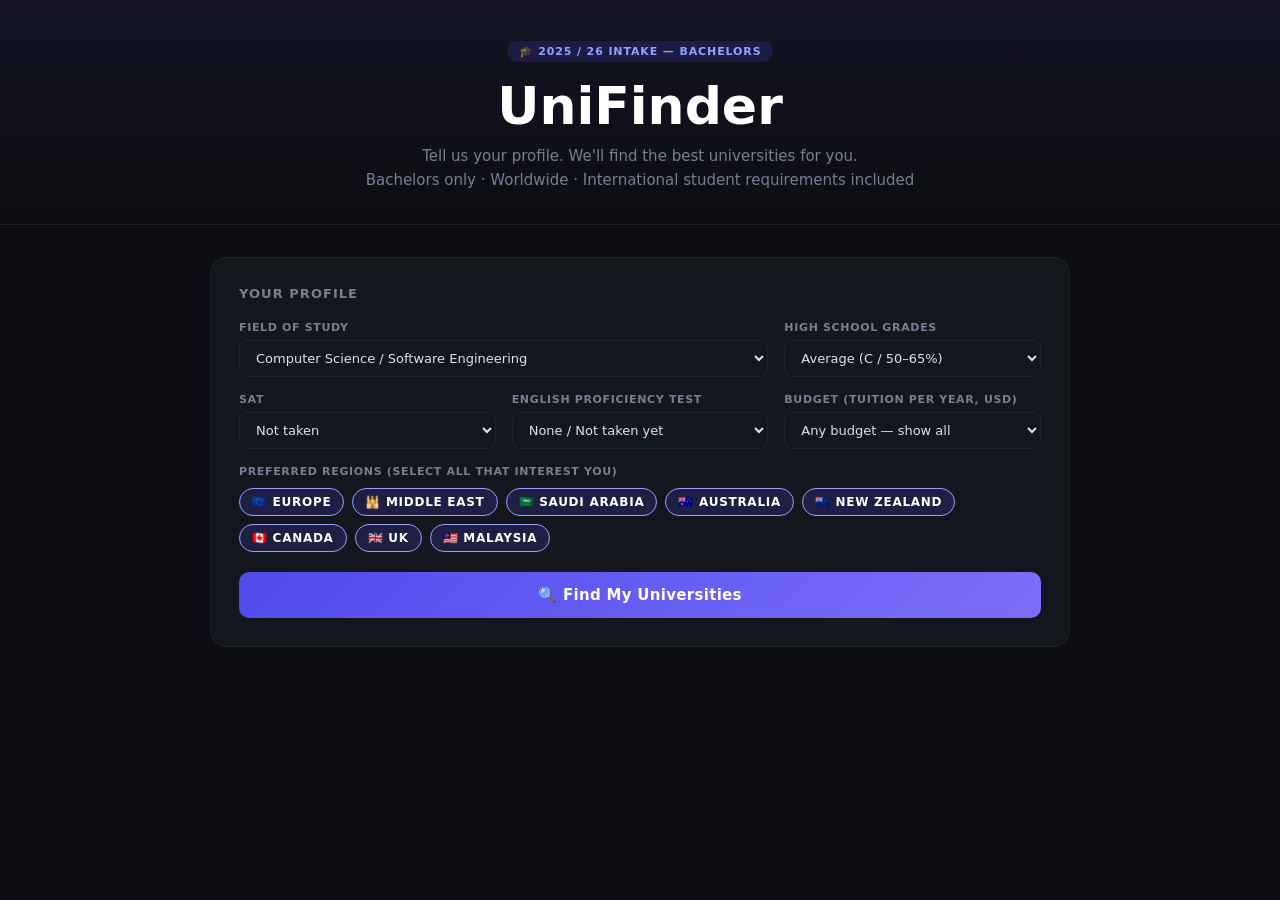
<file: index.html>
<!DOCTYPE html>
<html lang="en">
<head>
<meta charset="UTF-8"/>
<meta name="viewport" content="width=device-width, initial-scale=1.0"/>
<title>UniFinder — Find Your University</title>
<style>
*{margin:0;padding:0;box-sizing:border-box}
:root{
  --bg:#0d0e12;--card:#14161d;--border:#1e2130;--border2:#2a2d3e;
  --text:#dbe2ec;--muted:#757f93;--accent:#94a2fb;--accent-dim:rgba(80,74,237,.18);
  --green:#31cd87;--green-dim:rgba(27,174,110,.12);
  --yellow:#f9b31d;--yellow-dim:rgba(240,141,14,.12);
  --red:#f97070;--red-dim:rgba(237,74,74,.12);
  --purple:#c494fb;--purple-dim:rgba(160,74,237,.12);
}
body{background:var(--bg);color:var(--text);font-family:'Segoe UI',system-ui,sans-serif;min-height:100vh}
a{color:var(--accent);text-decoration:none}a:hover{text-decoration:underline}
input,select{background:var(--card);border:1px solid var(--border);color:var(--text);border-radius:8px;padding:9px 12px;font-size:13px;width:100%;outline:none;font-family:inherit;transition:.15s}
input:focus,select:focus{border-color:var(--accent)}
select option{background:#1a1d2e}
button{font-family:inherit;cursor:pointer;border:none;transition:.15s}
.hidden{display:none!important}

/* ── HEADER ── */
.header{background:linear-gradient(180deg,rgba(80,74,237,.08) 0%,transparent 100%);border-bottom:1px solid var(--border);padding:40px 20px 32px;text-align:center}
.badge{display:inline-block;background:var(--accent-dim);color:var(--accent);font-size:11px;font-weight:700;letter-spacing:.08em;padding:4px 12px;border-radius:20px;margin-bottom:14px}
.header h1{font-size:clamp(28px,5vw,52px);font-weight:800;color:#fff;margin-bottom:8px}
.header p{color:var(--muted);font-size:15px;line-height:1.6}

/* ── FORM ── */
.form-wrap{max-width:900px;margin:32px auto;padding:0 20px}
.form-card{background:var(--card);border:1px solid var(--border);border-radius:16px;padding:28px}
.form-title{font-size:13px;font-weight:700;letter-spacing:.08em;color:var(--muted);text-transform:uppercase;margin-bottom:20px}
.form-grid{display:grid;grid-template-columns:repeat(auto-fill,minmax(220px,1fr));gap:16px}
.form-group{display:flex;flex-direction:column;gap:6px}
.form-group label{font-size:11px;font-weight:700;color:var(--muted);letter-spacing:.06em;text-transform:uppercase}
.form-row{display:flex;gap:8px}
.form-row input,.form-row select{flex:1}
.eng-score{display:flex;gap:8px;align-items:center}
.eng-score input{width:100px;flex:none}
.eng-score span{font-size:12px;color:var(--muted)}

.checkbox-group{display:flex;flex-wrap:wrap;gap:8px;margin-top:4px}
.chip-check{position:relative}
.chip-check input{position:absolute;opacity:0;width:0;height:0}
.chip-check label{display:flex;align-items:center;gap:5px;padding:6px 12px;border-radius:20px;border:1px solid var(--border);font-size:12px;font-weight:600;cursor:pointer;transition:.15s;color:var(--muted)}
.chip-check input:checked+label{background:var(--accent-dim);border-color:var(--accent);color:#fff}

.find-btn{width:100%;margin-top:20px;background:linear-gradient(135deg,#504aed,#7c6ffa);color:#fff;font-size:15px;font-weight:700;padding:14px;border-radius:10px;letter-spacing:.02em}
.find-btn:hover{opacity:.9;transform:translateY(-1px)}

/* ── RESULTS ── */
.results-wrap{max-width:900px;margin:0 auto 60px;padding:0 20px}
.results-header{display:flex;justify-content:space-between;align-items:center;margin-bottom:16px;flex-wrap:wrap;gap:10px}
.results-count{font-size:14px;color:var(--muted)}
.results-count strong{color:var(--text)}
.sort-row{display:flex;gap:8px;align-items:center}
.sort-row label{font-size:12px;color:var(--muted)}
.sort-row select{width:auto;font-size:12px;padding:6px 10px}

.filter-bar{display:flex;gap:6px;flex-wrap:wrap;margin-bottom:20px}
.filt-btn{background:var(--card);border:1px solid var(--border);color:var(--muted);border-radius:8px;padding:7px 14px;font-size:12px;font-weight:600}
.filt-btn:hover{border-color:var(--accent);color:var(--accent)}
.filt-btn.active{background:var(--accent-dim);border-color:var(--accent);color:#fff}

/* ── UNI CARD ── */
.uni-card{background:var(--card);border:1px solid var(--border);border-radius:14px;margin-bottom:12px;overflow:hidden;transition:.15s}
.uni-card:hover{border-color:var(--border2)}
.card-top{padding:18px 20px 14px;display:flex;justify-content:space-between;align-items:flex-start;gap:12px;flex-wrap:wrap}
.card-left{}
.uni-flag-name{display:flex;align-items:center;gap:8px;margin-bottom:4px}
.uni-flag{font-size:20px}
.uni-name{font-size:17px;font-weight:700;color:#fff}
.uni-name a{color:#fff}
.uni-name a:hover{color:var(--accent);text-decoration:none}
.uni-loc{font-size:12px;color:var(--muted);margin-bottom:8px}
.match-bar{display:flex;align-items:center;gap:8px}
.match-label{font-size:11px;color:var(--muted)}
.match-pill{font-size:11px;font-weight:700;padding:3px 9px;border-radius:20px}
.match-high{background:var(--green-dim);color:var(--green)}
.match-mid{background:var(--yellow-dim);color:var(--yellow)}
.match-low{background:var(--red-dim);color:var(--red)}

.card-right{text-align:right;min-width:120px}
.tuition-val{font-size:15px;font-weight:700;color:var(--accent);margin-bottom:2px}
.tuition-note{font-size:11px;color:var(--muted);margin-bottom:6px}
.acceptance{font-size:12px;color:var(--muted)}
.acceptance strong{color:var(--text)}

.card-meta{padding:0 20px 14px;display:flex;gap:6px;flex-wrap:wrap}
.meta-chip{font-size:11px;font-weight:600;padding:4px 10px;border-radius:6px}
.mc-green{background:var(--green-dim);color:var(--green)}
.mc-yellow{background:var(--yellow-dim);color:var(--yellow)}
.mc-red{background:var(--red-dim);color:var(--red)}
.mc-blue{background:var(--accent-dim);color:var(--accent)}
.mc-gray{background:rgba(117,127,147,.1);color:var(--muted)}
.mc-purple{background:var(--purple-dim);color:var(--purple)}

.card-reqs{padding:0 20px 14px;display:grid;grid-template-columns:repeat(auto-fill,minmax(180px,1fr));gap:8px}
.req-row{display:flex;align-items:flex-start;gap:7px;font-size:12px}
.req-icon{font-size:13px;margin-top:1px;flex-shrink:0}
.req-content{}
.req-title{font-weight:700;color:var(--text);margin-bottom:1px}
.req-val{color:var(--muted);line-height:1.4}

.card-expand-btn{width:100%;background:none;border-top:1px solid var(--border);padding:10px;font-size:12px;color:var(--muted);font-weight:600;letter-spacing:.04em}
.card-expand-btn:hover{background:rgba(255,255,255,.02);color:var(--text)}

.card-detail{padding:16px 20px;border-top:1px solid var(--border);background:rgba(0,0,0,.2)}
.detail-grid{display:grid;grid-template-columns:repeat(auto-fill,minmax(200px,1fr));gap:16px;margin-bottom:14px}
.detail-item .dl{font-size:10px;font-weight:700;letter-spacing:.08em;text-transform:uppercase;color:var(--muted);margin-bottom:3px}
.detail-item .dv{font-size:13px;color:var(--text);line-height:1.5}
.detail-note{font-size:12px;color:var(--muted);line-height:1.7;margin-bottom:14px;padding:12px;background:rgba(255,255,255,.02);border-radius:8px;border:1px solid var(--border)}
.card-links{display:flex;gap:8px;flex-wrap:wrap}
.link-btn{display:inline-flex;align-items:center;gap:6px;padding:8px 14px;border-radius:8px;font-size:12px;font-weight:700;border:1px solid}
.link-primary{background:var(--accent-dim);border-color:var(--accent);color:var(--accent)}
.link-primary:hover{background:rgba(80,74,237,.3);text-decoration:none}
.link-secondary{background:transparent;border-color:var(--border2);color:var(--muted)}
.link-secondary:hover{border-color:var(--accent);color:var(--accent);text-decoration:none}

.no-results{text-align:center;padding:60px 20px;color:var(--muted)}
.no-results .icon{font-size:48px;margin-bottom:16px}
.no-results h3{font-size:18px;color:var(--text);margin-bottom:8px}

/* ── MISC ── */
.section-divider{font-size:11px;font-weight:700;letter-spacing:.1em;text-transform:uppercase;color:var(--muted);margin:20px 0 10px;padding:0 2px;display:flex;align-items:center;gap:10px}
.section-divider::after{content:'';flex:1;height:1px;background:var(--border)}
</style>
</head>
<body>

<div class="header">
  <div class="badge">🎓 2025 / 26 INTAKE — BACHELORS</div>
  <h1>UniFinder</h1>
  <p>Tell us your profile. We'll find the best universities for you.<br>Bachelors only · Worldwide · International student requirements included</p>
</div>

<div class="form-wrap">
  <div class="form-card">
    <div class="form-title">Your Profile</div>
    <div class="form-grid">

      <div class="form-group" style="grid-column:span 2">
        <label>Field of Study</label>
        <select id="f-field">
          <option value="cs">Computer Science / Software Engineering</option>
          <option value="engineering">Engineering (Civil / Electrical / Mechanical)</option>
          <option value="business">Business / Management / Finance</option>
          <option value="medicine">Medicine / Pharmacy</option>
          <option value="architecture">Architecture / Design</option>
          <option value="law">Law</option>
          <option value="any">Open to Anything</option>
        </select>
      </div>

      <div class="form-group">
        <label>High School Grades</label>
        <select id="f-grades">
          <option value="excellent">Excellent (A / A+ / 80%+)</option>
          <option value="good">Good (B / 65–80%)</option>
          <option value="average" selected>Average (C / 50–65%)</option>
          <option value="below">Below Average (&lt;50%)</option>
        </select>
      </div>

      <div class="form-group">
        <label>SAT</label>
        <select id="f-sat">
          <option value="none" selected>Not taken</option>
          <option value="below1200">Taken — below 1200</option>
          <option value="1200">Taken — 1200–1400</option>
          <option value="1400">Taken — 1400+</option>
        </select>
      </div>

      <div class="form-group">
        <label>English Proficiency Test</label>
        <select id="f-eng-type" onchange="updateEngScore()">
          <option value="none">None / Not taken yet</option>
          <option value="ielts">IELTS</option>
          <option value="toefl">TOEFL iBT</option>
          <option value="duolingo">Duolingo English Test</option>
          <option value="pte">PTE Academic</option>
          <option value="native">Native / School in English</option>
        </select>
      </div>

      <div class="form-group" id="eng-score-group" style="display:none">
        <label>Your Score</label>
        <input type="number" id="f-eng-score" placeholder="e.g. 6.5" step="0.5"/>
      </div>

      <div class="form-group">
        <label>Budget (Tuition per year, USD)</label>
        <select id="f-budget">
          <option value="999999" selected>Any budget — show all</option>
          <option value="3000">Under $3,000</option>
          <option value="8000">$3,000 – $8,000</option>
          <option value="15000">$8,000 – $15,000</option>
          <option value="25000">$15,000 – $25,000</option>
          <option value="35000">$25,000 – $35,000</option>
          <option value="50000">$35,000+</option>
        </select>
      </div>

      <div class="form-group" style="grid-column:1/-1">
        <label>Preferred Regions (select all that interest you)</label>
        <div class="checkbox-group">
          <div class="chip-check"><input type="checkbox" id="r-europe" value="europe" checked><label for="r-europe">🇪🇺 Europe</label></div>
          <div class="chip-check"><input type="checkbox" id="r-middleeast" value="middleeast" checked><label for="r-middleeast">🕌 Middle East</label></div>
          <div class="chip-check"><input type="checkbox" id="r-saudi" value="saudi" checked><label for="r-saudi">🇸🇦 Saudi Arabia</label></div>
          <div class="chip-check"><input type="checkbox" id="r-aus" value="aus" checked><label for="r-aus">🇦🇺 Australia</label></div>
          <div class="chip-check"><input type="checkbox" id="r-nz" value="nz" checked><label for="r-nz">🇳🇿 New Zealand</label></div>
          <div class="chip-check"><input type="checkbox" id="r-canada" value="canada" checked><label for="r-canada">🇨🇦 Canada</label></div>
          <div class="chip-check"><input type="checkbox" id="r-uk" value="uk" checked><label for="r-uk">🇬🇧 UK</label></div>
          <div class="chip-check"><input type="checkbox" id="r-malaysia" value="malaysia" checked><label for="r-malaysia">🇲🇾 Malaysia</label></div>
        </div>
      </div>

    </div>
    <button class="find-btn" onclick="findUnis()">🔍 Find My Universities</button>
  </div>
</div>

<div class="results-wrap" id="results-section" style="display:none">
  <div class="results-header">
    <div class="results-count">Showing <strong id="res-count">0</strong> universities matching your profile</div>
    <div class="sort-row">
      <label>Sort by</label>
      <select id="sort-by" onchange="renderResults()">
        <option value="match">Best Match</option>
        <option value="tuition">Lowest Tuition</option>
        <option value="acceptance">Highest Acceptance</option>
        <option value="visa">Easiest Visa</option>
      </select>
    </div>
  </div>
  <div class="filter-bar" id="region-filters"></div>
  <div id="uni-list"></div>
</div>

<script>
// ══════════════════════════════════════════
//  UNIVERSITY DATABASE
// ══════════════════════════════════════════
const UNIS = [

// ─── EUROPE ───────────────────────────────
{
  id:'unideb', name:'University of Debrecen', city:'Debrecen', country:'Hungary', region:'europe', flag:'🇭🇺',
  programs:['cs','engineering','medicine','business'],
  tuitionUSD:3800, tuitionLabel:'~€3,500 / yr', tuitionNote:'Varies by program',
  duration:{cs:4,engineering:4,medicine:6,business:4},
  acceptance:65, visaDifficulty:'easy',
  visaNote:'Schengen student visa. Straightforward with offer letter. Stipendium Hungaricum covers visa costs.',
  termStart:['September','February'],
  deadlines:'Jul 15 (self-funded) · Jan 15 (Stipendium Hungaricum)',
  engReq:{ielts:5.5,toefl:72,duolingo:95,pte:50},
  engNote:'Duolingo 95 accepted. No English test if schooled in English.',
  satRequired:false,
  gradesNote:'Overall aggregate evaluated. FSc / Matric accepted.',
  intlNote:'Large international community. Popular with Pakistani students via Stipendium Hungaricum (fully funded: tuition + housing + stipend).',
  scholarships:'Stipendium Hungaricum — apply via HEC Pakistan portal by Jan 15',
  website:'https://www.edu.unideb.hu/en/',
  applyLink:'https://www.edu.unideb.hu/en/international/undergraduate',
  highlights:['Stipendium Eligible','Duolingo OK','No SAT','Low cost of living','Medicine available'],
},
{
  id:'bme', name:'Budapest University of Technology (BME)', city:'Budapest', country:'Hungary', region:'europe', flag:'🇭🇺',
  programs:['cs','engineering'],
  tuitionUSD:4500, tuitionLabel:'~€4,200 / yr',
  duration:{cs:4,engineering:4},
  acceptance:58, visaDifficulty:'easy',
  visaNote:'Schengen student visa. Budapest is well-connected and safe.',
  termStart:['September'],
  deadlines:'Jun 30 (self-funded) · Jan 15 (Stipendium)',
  engReq:{ielts:5.5,toefl:72,duolingo:95,pte:50},
  engNote:'Duolingo accepted.',
  satRequired:false,
  gradesNote:'FSc accepted. Strong aggregate preferred for engineering.',
  intlNote:'Top engineering university in Central Europe. Many international students. Stipendium Hungaricum eligible.',
  scholarships:'Stipendium Hungaricum',
  website:'https://www.bme.hu/en',
  applyLink:'https://www.bme.hu/en/international/admission',
  highlights:['Top Central European Engineering','Stipendium Eligible','Duolingo OK','Budapest — great city'],
},
{
  id:'rtu', name:'Riga Technical University', city:'Riga', country:'Latvia', region:'europe', flag:'🇱🇻',
  programs:['cs','engineering','business'],
  tuitionUSD:2200, tuitionLabel:'~€2,000 / yr',
  duration:{cs:4,engineering:4,business:3},
  acceptance:70, visaDifficulty:'easy',
  visaNote:'Latvia has one of the easiest EU student visas for Pakistani applicants. Simple process with offer letter.',
  termStart:['September','February'],
  deadlines:'Aug 1 (main intake)',
  engReq:{ielts:5.5,toefl:67,duolingo:95,pte:48},
  engNote:'Duolingo 95 accepted.',
  satRequired:false,
  gradesNote:'FSc/Matric accepted. No strict minimum — holistic review.',
  intlNote:'EU degree opens doors across Europe. Very low cost of living (~€450/month). English-medium programs.',
  scholarships:'RTU Excellence Scholarships for top students',
  website:'https://www.rtu.lv/en/',
  applyLink:'https://www.rtu.lv/en/studies/prospective-students/how-to-apply',
  highlights:['Cheapest EU option','Easiest EU visa','Duolingo OK','EU degree','No SAT'],
},
{
  id:'ctu', name:'Czech Technical University (CTU Prague)', city:'Prague', country:'Czech Republic', region:'europe', flag:'🇨🇿',
  programs:['cs','engineering'],
  tuitionUSD:1800, tuitionLabel:'Free–€1,500 / yr',
  duration:{cs:3,engineering:4},
  acceptance:52, visaDifficulty:'moderate',
  visaNote:'Czech long-stay student visa. More documentation required. Allow 8–10 weeks processing.',
  termStart:['October'],
  deadlines:'Feb 28 (English programs)',
  engReq:{ielts:6.0,toefl:80,duolingo:null,pte:54},
  engNote:'IELTS 6.0 or TOEFL 80 required. Duolingo not accepted for English-track.',
  satRequired:false,
  gradesNote:'FSc accepted. Entrance exam may be required for some programs.',
  intlNote:'Free tuition in Czech-language track. English-medium CS programs ~€1,500/yr. Top European tech university.',
  scholarships:'Czech Government Scholarships via Ministry of Education',
  website:'https://www.cvut.cz/en',
  applyLink:'https://www.cvut.cz/en/studies/international-students',
  highlights:['Effectively free (Czech track)','Top EU tech uni','Prague — affordable city','No SAT'],
},
{
  id:'wut', name:'Warsaw University of Technology', city:'Warsaw', country:'Poland', region:'europe', flag:'🇵🇱',
  programs:['cs','engineering'],
  tuitionUSD:2800, tuitionLabel:'~€2,500 / yr',
  duration:{cs:4,engineering:4},
  acceptance:52, visaDifficulty:'moderate',
  visaNote:'Polish national visa (type D). Requires financial proof and accommodation confirmation.',
  termStart:['October'],
  deadlines:'Jul 15',
  engReq:{ielts:6.0,toefl:80,duolingo:null,pte:54},
  engNote:'IELTS 6.0 or TOEFL required. Duolingo not accepted.',
  satRequired:false,
  gradesNote:'FSc accepted. Entrance exam available — good for students with grade issues.',
  intlNote:'One of Europe\'s best CS and engineering universities. Entrance exam can replace transcripts.',
  scholarships:'Erasmus+ for exchange. Limited direct scholarships.',
  website:'https://www.pw.edu.pl/en',
  applyLink:'https://www.pw.edu.pl/en/admissions',
  highlights:['Entrance exam option','Top Polish tech','Affordable','No SAT'],
},
{
  id:'iyte', name:'Izmir Institute of Technology', city:'İzmir', country:'Turkey', region:'europe', flag:'🇹🇷',
  programs:['cs','engineering'],
  tuitionUSD:1400, tuitionLabel:'~$1,200 / yr',
  duration:{cs:4,engineering:4},
  acceptance:55, visaDifficulty:'easy',
  visaNote:'Turkey e-Visa + student residence permit. Very easy for Pakistanis. University assists.',
  termStart:['September'],
  deadlines:'Jun 30 (self-funded) · Feb 10 (Türkiye Burslari scholarship)',
  engReq:{ielts:6.0,toefl:79,duolingo:100,pte:52},
  engNote:'Duolingo 100 accepted.',
  satRequired:false,
  gradesNote:'FSc accepted. Holistic review.',
  intlNote:'Large Pakistani community in Turkey. Türkiye Burslari scholarship covers full tuition + stipend + accommodation.',
  scholarships:'Türkiye Burslari — fully funded (apply at turkiyeburslari.gov.tr by Feb 10)',
  website:'https://www.iyte.edu.tr/en/',
  applyLink:'https://www.iyte.edu.tr/en/prospective-students/international-students/',
  highlights:['Türkiye Burslari scholarship','Duolingo OK','Very cheap','Easy visa','Pakistani-friendly'],
},
{
  id:'metu', name:'Middle East Technical University (METU)', city:'Ankara', country:'Turkey', region:'europe', flag:'🇹🇷',
  programs:['cs','engineering'],
  tuitionUSD:1200, tuitionLabel:'~$1,000 / yr',
  duration:{cs:4,engineering:4},
  acceptance:35, visaDifficulty:'easy',
  visaNote:'Turkey student visa. Easy for Pakistanis.',
  termStart:['September'],
  deadlines:'May 31 (self) · Feb 10 (Türkiye Burslari)',
  engReq:{ielts:6.5,toefl:87,duolingo:110,pte:58},
  engNote:'Higher English requirement. Duolingo 110.',
  satRequired:false,
  gradesNote:'Strong grades preferred. Very competitive.',
  intlNote:'Fully English-medium top university. Ranked #501-600 QS. Competitive but very cheap.',
  scholarships:'Türkiye Burslari',
  website:'https://www.metu.edu.tr/',
  applyLink:'https://ois.metu.edu.tr/en/international-students',
  highlights:['Top Turkish university','English medium','Very cheap','Türkiye Burslari'],
},
{
  id:'coventry', name:'Coventry University', city:'Coventry', country:'United Kingdom', region:'uk', flag:'🇬🇧',
  programs:['cs','engineering','business'],
  tuitionUSD:16000, tuitionLabel:'~£13,900 / yr',
  duration:{cs:3,engineering:3,business:3},
  acceptance:68, visaDifficulty:'moderate',
  visaNote:'UK Student visa (Tier 4). Requires CAS number from uni + proof of funds (£1,023/month London, £820 outside). Processing 3–5 weeks.',
  termStart:['September','January'],
  deadlines:'Aug (Sep intake) · Dec (Jan intake)',
  engReq:{ielts:6.0,toefl:80,duolingo:110,pte:54},
  engNote:'Duolingo 110 accepted.',
  satRequired:false,
  gradesNote:'FSc/A-levels accepted. Overall performance considered.',
  intlNote:'Popular UK uni with good international support. 3-year degree (faster than US/Aus). No post-study work visa from Jan 2024 for most programs (check latest rules).',
  scholarships:'Coventry University International Scholarship — up to £2,000',
  website:'https://www.coventry.ac.uk',
  applyLink:'https://www.coventry.ac.uk/study-at-coventry/international-students/how-to-apply/',
  highlights:['3-year degree','Duolingo OK','Jan + Sep intake','Strong support services'],
},
{
  id:'uclan', name:'University of Central Lancashire (UCLan)', city:'Preston', country:'United Kingdom', region:'uk', flag:'🇬🇧',
  programs:['cs','engineering','business','medicine'],
  tuitionUSD:15000, tuitionLabel:'~£13,000 / yr',
  duration:{cs:3,engineering:3,business:3,medicine:5},
  acceptance:72, visaDifficulty:'moderate',
  visaNote:'UK Student Visa. Preston is outside London — lower living costs.',
  termStart:['September','January'],
  deadlines:'Aug (Sep) · Dec (Jan)',
  engReq:{ielts:6.0,toefl:80,duolingo:105,pte:54},
  engNote:'Duolingo 105 accepted.',
  satRequired:false,
  gradesNote:'FSc/Matric accepted. Flexible entry.',
  intlNote:'One of UK\'s most Pakistani-friendly universities. Large South Asian community in Preston.',
  scholarships:'UCLan Vice-Chancellor Scholarship',
  website:'https://www.uclan.ac.uk',
  applyLink:'https://www.uclan.ac.uk/international/how-to-apply',
  highlights:['Large Pakistani community','Flexible entry','Duolingo OK','Affordable UK city'],
},

// ─── SAUDI ARABIA ─────────────────────────
{
  id:'taibah', name:'Taibah University', city:'Madinah Al-Munawwarah', country:'Saudi Arabia', region:'saudi', flag:'🇸🇦',
  programs:['cs','engineering','medicine','business'],
  tuitionUSD:850, tuitionLabel:'~$800 / yr',
  duration:{cs:4,engineering:4,medicine:6,business:4},
  acceptance:60, visaDifficulty:'easy',
  visaNote:'Saudi student visa. Straightforward for Pakistanis with offer letter. University assists with residency permit (Iqama).',
  termStart:['September'],
  deadlines:'Jun – Aug',
  engReq:{ielts:5.0,toefl:61,duolingo:90,pte:45},
  engNote:'Duolingo 90 accepted. Some programs accept no test if schooled in English.',
  satRequired:false,
  gradesNote:'FSc/Matric accepted. No strict minimum for most programs.',
  intlNote:'Located in Madinah — ideal Islamic environment near Masjid an-Nabawi. Large Pakistani community. English and Arabic medium programs.',
  scholarships:'Saudi government scholarships occasionally available. Check MOHE Saudi.',
  website:'https://www.taibahu.edu.sa/en',
  applyLink:'https://www.taibahu.edu.sa/en/admissions/international',
  highlights:['Madinah location','Islamic environment','Very affordable','No SAT','Duolingo OK'],
},
{
  id:'kau', name:'King Abdulaziz University (KAU)', city:'Jeddah', country:'Saudi Arabia', region:'saudi', flag:'🇸🇦',
  programs:['cs','engineering','business','medicine'],
  tuitionUSD:1300, tuitionLabel:'~$1,200 / yr',
  duration:{cs:4,engineering:4,medicine:6,business:4},
  acceptance:50, visaDifficulty:'easy',
  visaNote:'Saudi student visa. University assists. Jeddah has well-established Pakistani community.',
  termStart:['September'],
  deadlines:'Jun – Aug',
  engReq:{ielts:5.5,toefl:72,duolingo:null,pte:50},
  engNote:'IELTS or TOEFL preferred. Contact admissions about Duolingo — case by case.',
  satRequired:false,
  gradesNote:'FSc accepted. Overall aggregate considered.',
  intlNote:'QS-ranked. One of Saudi Arabia\'s top universities. Strong CS/IT/AI programs. Large Pakistani expat community in Jeddah makes settling easy.',
  scholarships:'KAU International Deanship scholarships. Also Saudi MOHE scholarships.',
  website:'https://www.kau.edu.sa/home-english.aspx',
  applyLink:'https://www.kau.edu.sa/Content.aspx?Site_ID=0&lng=EN&RootID=12808',
  highlights:['Top Saudi uni','QS ranked','Jeddah city','Pakistani community','Affordable'],
},
{
  id:'iumadinah', name:'Islamic University of Madinah', city:'Madinah Al-Munawwarah', country:'Saudi Arabia', region:'saudi', flag:'🇸🇦',
  programs:['cs'],
  tuitionUSD:0, tuitionLabel:'Fully Funded',
  duration:{cs:4},
  acceptance:18, visaDifficulty:'easy',
  visaNote:'Visa included in scholarship. University handles all paperwork.',
  termStart:['September'],
  deadlines:'Check website — varies yearly',
  engReq:{ielts:null,toefl:null,duolingo:null,pte:null},
  engNote:'No English test required. Arabic is primary language.',
  satRequired:false,
  gradesNote:'Islamic University students are selected via scholarship — Quran recitation and academic record.',
  intlNote:'Full scholarship: tuition, housing, monthly stipend, flights for international Muslim students. Primarily Islamic studies but CS faculty exists.',
  scholarships:'Full scholarship — tuition + accommodation + monthly stipend + flights',
  website:'https://www.iu.edu.sa/en',
  applyLink:'https://www.iu.edu.sa/en/admission/international-students',
  highlights:['Fully funded','Madinah','No tuition','Islamic environment','Flights included'],
},
{
  id:'kfupm', name:'King Fahd University of Petroleum & Minerals (KFUPM)', city:'Dhahran', country:'Saudi Arabia', region:'saudi', flag:'🇸🇦',
  programs:['cs','engineering'],
  tuitionUSD:0, tuitionLabel:'Free / Scholarship',
  duration:{cs:4,engineering:4},
  acceptance:30, visaDifficulty:'easy',
  visaNote:'Saudi student visa handled by university.',
  termStart:['September'],
  deadlines:'Mar – Apr',
  engReq:{ielts:6.0,toefl:79,duolingo:null,pte:null},
  engNote:'IELTS 6.0 or TOEFL 79. Fully English medium.',
  satRequired:false,
  gradesNote:'Competitive — strong grades preferred. FSc/Matric accepted.',
  intlNote:'One of the Middle East\'s top engineering and CS universities. Fully English medium. Strong scholarship program.',
  scholarships:'KFUPM scholarship covers tuition + accommodation + stipend',
  website:'https://www.kfupm.edu.sa/en/',
  applyLink:'https://www.kfupm.edu.sa/en/admissions/undergraduate',
  highlights:['Top Middle East engineering','Scholarship available','English medium','Free/subsidised'],
},

// ─── MIDDLE EAST ──────────────────────────
{
  id:'sharjah', name:'University of Sharjah', city:'Sharjah', country:'UAE', region:'middleeast', flag:'🇦🇪',
  programs:['cs','engineering','business','medicine','architecture'],
  tuitionUSD:5300, tuitionLabel:'~$5,000 / yr',
  duration:{cs:4,engineering:4,business:4,medicine:5,architecture:5},
  acceptance:65, visaDifficulty:'easy',
  visaNote:'UAE student visa (residence permit). University handles it entirely. One of the easiest visa processes globally for Pakistanis.',
  termStart:['September','January'],
  deadlines:'Aug – Sep (Sep intake) · Dec (Jan intake)',
  engReq:{ielts:5.5,toefl:71,duolingo:95,pte:50},
  engNote:'Duolingo 95 accepted.',
  satRequired:false,
  gradesNote:'FSc/Matric accepted. No strict minimum.',
  intlNote:'Most popular UAE university for Pakistani students. ABET-accredited CS. Large South Asian community. University manages UAE visa paperwork.',
  scholarships:'Merit scholarships based on GPA up to 50% tuition',
  website:'https://www.sharjah.ac.ae/en/Pages/Home.aspx',
  applyLink:'https://www.sharjah.ac.ae/en/Admissions/international/Pages/home.aspx',
  highlights:['Easiest UAE visa','Pakistani community','Duolingo OK','ABET CS','Merit scholarships'],
},
{
  id:'ajman', name:'Ajman University', city:'Ajman', country:'UAE', region:'middleeast', flag:'🇦🇪',
  programs:['cs','engineering','business','medicine'],
  tuitionUSD:4700, tuitionLabel:'~$4,500 / yr',
  duration:{cs:4,engineering:4,business:4,medicine:5},
  acceptance:72, visaDifficulty:'easy',
  visaNote:'UAE student visa. Simple process, university assists.',
  termStart:['September','January'],
  deadlines:'Aug (Sep) · Dec (Jan)',
  engReq:{ielts:5.0,toefl:61,duolingo:90,pte:45},
  engNote:'IELTS 5.0. Check with admissions on Duolingo.',
  satRequired:false,
  gradesNote:'Flexible entry. FSc/Matric accepted.',
  intlNote:'Affordable UAE option. Many Pakistani students. Good CS and IT programs.',
  scholarships:'Merit-based scholarships available',
  website:'https://www.ajman.ac.ae/en',
  applyLink:'https://www.ajman.ac.ae/en/admissions/international-students',
  highlights:['Affordable UAE','Flexible entry','Pakistani-friendly','No SAT'],
},
{
  id:'qu', name:'Qatar University', city:'Doha', country:'Qatar', region:'middleeast', flag:'🇶🇦',
  programs:['cs','engineering','business'],
  tuitionUSD:2200, tuitionLabel:'~$2,000 / yr (subsidised)',
  duration:{cs:4,engineering:4,business:4},
  acceptance:45, visaDifficulty:'moderate',
  visaNote:'Qatar residency permit. More documentation than UAE/Saudi. University assists.',
  termStart:['September'],
  deadlines:'Feb – Mar',
  engReq:{ielts:5.5,toefl:71,duolingo:null,pte:null},
  engNote:'IELTS or TOEFL. Duolingo not accepted.',
  satRequired:false,
  gradesNote:'FSc accepted. Competitive — strong grades preferred.',
  intlNote:'Qatar\'s national university. International scholarships available. High quality campus.',
  scholarships:'QU scholarships for outstanding international students',
  website:'https://www.qu.edu.qa/en-us',
  applyLink:'https://www.qu.edu.qa/en-us/admissions/undergraduate/international-students',
  highlights:['Cheap (subsidised)','Scholarship available','High quality','No SAT'],
},
{
  id:'gutech', name:'German University of Technology (GUtech)', city:'Muscat', country:'Oman', region:'middleeast', flag:'🇴🇲',
  programs:['cs','engineering'],
  tuitionUSD:5800, tuitionLabel:'~$5,500 / yr',
  duration:{cs:4,engineering:4},
  acceptance:65, visaDifficulty:'easy',
  visaNote:'Oman student visa. Easy for Pakistanis. University assists.',
  termStart:['September'],
  deadlines:'Jun – Aug',
  engReq:{ielts:6.0,toefl:79,duolingo:100,pte:52},
  engNote:'Duolingo 100 accepted.',
  satRequired:false,
  gradesNote:'FSc accepted.',
  intlNote:'Partner of RWTH Aachen (Germany). German-quality CS in English. Oman is stable and safe. Good pathway to German masters.',
  scholarships:'GUtech merit scholarships',
  website:'https://www.gutech.edu.om',
  applyLink:'https://www.gutech.edu.om/admissions/undergraduate',
  highlights:['RWTH Aachen partnership','German-quality CS','Easy Oman visa','Gateway to Germany'],
},
{
  id:'uj', name:'University of Jordan', city:'Amman', country:'Jordan', region:'middleeast', flag:'🇯🇴',
  programs:['cs','engineering','business','medicine','law'],
  tuitionUSD:2700, tuitionLabel:'~$2,500 / yr',
  duration:{cs:4,engineering:4,business:4,medicine:6,law:4},
  acceptance:55, visaDifficulty:'easy',
  visaNote:'Jordan student visa. Very easy for Pakistani nationals. University handles most documentation.',
  termStart:['September','February'],
  deadlines:'Jun – Sep',
  engReq:{ielts:5.0,toefl:61,duolingo:95,pte:45},
  engNote:'Duolingo 95 accepted.',
  satRequired:false,
  gradesNote:'FSc accepted. Holistic review.',
  intlNote:'Most affordable quality option in the Middle East. English CS programs. Large Pakistani community in Amman. Very easy visa.',
  scholarships:'University of Jordan partial scholarships for international students',
  website:'https://www.ju.edu.jo/home.aspx',
  applyLink:'https://www.ju.edu.jo/faculties/facit/home.aspx',
  highlights:['Most affordable Middle East','Easiest Jordan visa','Duolingo OK','All programs available'],
},
{
  id:'uob', name:'University of Bahrain', city:'Sakhir', country:'Bahrain', region:'middleeast', flag:'🇧🇭',
  programs:['cs','engineering','business'],
  tuitionUSD:3200, tuitionLabel:'~$3,000 / yr',
  duration:{cs:4,engineering:4,business:4},
  acceptance:60, visaDifficulty:'easy',
  visaNote:'Bahrain student visa. Small country, very straightforward process.',
  termStart:['September'],
  deadlines:'Jun – Aug',
  engReq:{ielts:5.0,toefl:61,duolingo:90,pte:45},
  engNote:'IELTS 5.0. Contact about Duolingo.',
  satRequired:false,
  gradesNote:'FSc accepted.',
  intlNote:'Affordable Gulf option. Bahrain is safe and visa-friendly. Growing fintech/tech scene.',
  scholarships:'Limited international scholarships',
  website:'https://www.uob.edu.bh/en/',
  applyLink:'https://www.uob.edu.bh/en/admissions/undergraduate-admissions',
  highlights:['Affordable Gulf','Easy visa','No SAT','Growing tech scene'],
},

// ─── AUSTRALIA ────────────────────────────
{
  id:'uts', name:'University of Technology Sydney (UTS)', city:'Sydney', country:'Australia', region:'aus', flag:'🇦🇺',
  programs:['cs','engineering','business'],
  tuitionUSD:24000, tuitionLabel:'~AUD 35,000 / yr',
  duration:{cs:4,engineering:4,business:3},
  acceptance:68, visaDifficulty:'moderate',
  visaNote:'Australian Student Visa (Subclass 500). Requires proof of funds (AUD 21,041/yr living + tuition + OSHC health insurance). Processing 4–6 weeks.',
  termStart:['February','July'],
  deadlines:'Nov 30 (Feb intake) · May 31 (Jul intake)',
  engReq:{ielts:6.5,toefl:87,duolingo:null,pte:58},
  engNote:'❌ Duolingo NOT accepted. IELTS 6.5 / TOEFL 87 / PTE 58.',
  satRequired:false,
  gradesNote:'FSc/Matric accepted. Aggregate evaluated. Include motivation letter for 12th grade issues.',
  intlNote:'Top Australian tech university. 2–4 year post-study work visa (485) after graduation. Large Pakistani community in Sydney.',
  scholarships:'UTS International Research Scholarship, Excellence Scholarship',
  website:'https://www.uts.edu.au',
  applyLink:'https://www.uts.edu.au/study/international/applying-uts/undergraduate-applications',
  highlights:['Top tech uni','Post-study work visa 2–4yr','No Duolingo — IELTS needed','Sydney Pakistani community'],
},
{
  id:'rmit', name:'RMIT University', city:'Melbourne', country:'Australia', region:'aus', flag:'🇦🇺',
  programs:['cs','engineering','business'],
  tuitionUSD:22700, tuitionLabel:'~AUD 33,000 / yr',
  duration:{cs:3,engineering:4,business:3},
  acceptance:73, visaDifficulty:'moderate',
  visaNote:'Student Visa 500. Melbourne outside London equivalent costs. Allow 6 weeks for visa.',
  termStart:['February','July'],
  deadlines:'Oct–Nov (Feb) · Apr (Jul)',
  engReq:{ielts:6.5,toefl:79,duolingo:null,pte:58},
  engNote:'❌ Duolingo NOT accepted. IELTS 6.5 / TOEFL 79 / PTE 58.',
  satRequired:false,
  gradesNote:'Full academic trajectory reviewed. Strong 9th–11th helps with weak 12th.',
  intlNote:'Industry-focused. High employment rate. Melbourne is Australia\'s most liveable city. 48 hrs/fortnight work during study.',
  scholarships:'RMIT International Excellence Award',
  website:'https://www.rmit.edu.au',
  applyLink:'https://www.rmit.edu.au/study-with-us/international-students/apply-to-rmit-international-students',
  highlights:['Industry-focused','Post-study work visa','Melbourne','No Duolingo — IELTS needed','High employment'],
},
{
  id:'griffith', name:'Griffith University', city:'Brisbane / Gold Coast', country:'Australia', region:'aus', flag:'🇦🇺',
  programs:['cs','engineering','business'],
  tuitionUSD:19300, tuitionLabel:'~AUD 28,000 / yr',
  duration:{cs:3,engineering:4,business:3},
  acceptance:80, visaDifficulty:'moderate',
  visaNote:'Student Visa 500. QLD is more affordable for living than Sydney/Melbourne.',
  termStart:['February','July'],
  deadlines:'Nov (Feb) · May (Jul)',
  engReq:{ielts:6.0,toefl:79,duolingo:95,pte:50},
  engNote:'Duolingo 95 accepted.',
  satRequired:false,
  gradesNote:'Flexible entry. Pathway/diploma programs available for borderline candidates.',
  intlNote:'High acceptance rate. Diploma pathway directly into bachelor\'s — perfect if direct entry is uncertain.',
  scholarships:'Griffith Remarkable Scholarship up to 50%',
  website:'https://www.griffith.edu.au',
  applyLink:'https://www.griffith.edu.au/apply/international-applicants',
  highlights:['High acceptance rate','Pathway available','Duolingo 95','Affordable QLD','Scholarship 50%'],
},
{
  id:'wsu', name:'Western Sydney University', city:'Sydney', country:'Australia', region:'aus', flag:'🇦🇺',
  programs:['cs','engineering','business'],
  tuitionUSD:17900, tuitionLabel:'~AUD 26,000 / yr',
  duration:{cs:3,engineering:4,business:3},
  acceptance:85, visaDifficulty:'moderate',
  visaNote:'Student Visa 500. Rolling admissions makes it flexible.',
  termStart:['February','July'],
  deadlines:'Rolling',
  engReq:{ielts:6.0,toefl:82,duolingo:null,pte:50},
  engNote:'❌ Duolingo NOT accepted. IELTS 6.0 / TOEFL 82 / PTE 50.',
  satRequired:false,
  gradesNote:'Flexible. Most accessible Sydney university.',
  intlNote:'Located in Greater Western Sydney — home to one of Australia\'s largest Pakistani communities (Lakemba, Auburn, Parramatta).',
  scholarships:'WSU International Excellence Scholarship',
  website:'https://www.westernsydney.edu.au',
  applyLink:'https://www.westernsydney.edu.au/future/study/application-pathways/international',
  highlights:['Largest Pakistani area in Sydney','Highest acceptance rate','Rolling admissions','No Duolingo — IELTS needed'],
},

// ─── NEW ZEALAND ──────────────────────────
{
  id:'aut', name:'Auckland University of Technology (AUT)', city:'Auckland', country:'New Zealand', region:'nz', flag:'🇳🇿',
  programs:['cs','engineering','business'],
  tuitionUSD:17000, tuitionLabel:'~NZD 28,000 / yr',
  duration:{cs:3,engineering:4,business:3},
  acceptance:78, visaDifficulty:'moderate',
  visaNote:'NZ Student Visa. Requires proof of funds (NZD 15,000/yr). Post-study open work visa up to 3 years.',
  termStart:['February','July'],
  deadlines:'Nov (Feb) · May (Jul)',
  engReq:{ielts:6.0,toefl:79,duolingo:100,pte:50},
  engNote:'Duolingo 100 accepted.',
  satRequired:false,
  gradesNote:'FSc accepted. More accessible than University of Auckland.',
  intlNote:'Growing Pakistani community in Auckland. 3yr post-study open work visa. Smaller, safer country.',
  scholarships:'AUT International Student Excellence Scholarship',
  website:'https://www.aut.ac.nz',
  applyLink:'https://www.aut.ac.nz/study/international-students/applying-to-aut',
  highlights:['Post-study work 3yr','Duolingo OK','Accessible entry','Safe country'],
},
{
  id:'waikato', name:'University of Waikato', city:'Hamilton', country:'New Zealand', region:'nz', flag:'🇳🇿',
  programs:['cs','business'],
  tuitionUSD:14600, tuitionLabel:'~NZD 24,000 / yr',
  duration:{cs:3,business:3},
  acceptance:83, visaDifficulty:'moderate',
  visaNote:'NZ Student Visa. Hamilton is cheaper than Auckland.',
  termStart:['February','July'],
  deadlines:'Nov (Feb) · May (Jul)',
  engReq:{ielts:6.0,toefl:79,duolingo:105,pte:50},
  engNote:'Duolingo 105 accepted.',
  satRequired:false,
  gradesNote:'Flexible entry. FSc accepted.',
  intlNote:'Known for CS/AI/data science. Most affordable NZ option. International scholarships up to NZD 10,000.',
  scholarships:'Waikato International Excellence Award up to NZD 10,000/yr',
  website:'https://www.waikato.ac.nz',
  applyLink:'https://www.waikato.ac.nz/study/international-students/apply/',
  highlights:['Most affordable NZ','Strong CS/AI','Scholarship NZD 10k','Duolingo OK'],
},
{
  id:'massey', name:'Massey University', city:'Auckland / Palmerston North', country:'New Zealand', region:'nz', flag:'🇳🇿',
  programs:['cs','engineering','business'],
  tuitionUSD:15800, tuitionLabel:'~NZD 26,000 / yr',
  duration:{cs:3,engineering:4,business:3},
  acceptance:75, visaDifficulty:'moderate',
  visaNote:'NZ Student Visa. Palmerston North campus has lower living costs.',
  termStart:['February','July'],
  deadlines:'Oct–Nov (Feb) · Apr (Jul)',
  engReq:{ielts:6.0,toefl:79,duolingo:105,pte:50},
  engNote:'Duolingo 105 accepted (min 95 in each band).',
  satRequired:false,
  gradesNote:'Holistic review. Motivation letter helps.',
  intlNote:'Multiple campuses. Palmerston North = very affordable living (~NZD 9,000/yr). Flexible entry.',
  scholarships:'Massey International Scholarship',
  website:'https://www.massey.ac.nz',
  applyLink:'https://www.massey.ac.nz/study/study-options/international-students/how-to-apply/',
  highlights:['Affordable campus option','Duolingo OK','Flexible entry','Multiple campuses'],
},

// ─── CANADA ───────────────────────────────
{
  id:'windsor', name:'University of Windsor', city:'Windsor, Ontario', country:'Canada', region:'canada', flag:'🇨🇦',
  programs:['cs','engineering','business'],
  tuitionUSD:22000, tuitionLabel:'~CAD 30,000 / yr',
  duration:{cs:4,engineering:4,business:4},
  acceptance:72, visaDifficulty:'moderate',
  visaNote:'Canadian Student Visa (Study Permit). Processing 4–8 weeks. Biometrics required. Work 20hrs/week during study.',
  termStart:['September','January'],
  deadlines:'May (Sep) · Oct (Jan)',
  engReq:{ielts:6.5,toefl:86,duolingo:115,pte:58},
  engNote:'Duolingo 115 accepted.',
  satRequired:false,
  gradesNote:'FSc/Matric accepted. Co-op programs available.',
  intlNote:'Closest Canadian city to USA (Detroit). Co-op (paid internship) built into CS/Engineering programs.',
  scholarships:'UWindsor International Student Award',
  website:'https://www.uwindsor.ca',
  applyLink:'https://www.uwindsor.ca/future-students/international',
  highlights:['Near USA border','Co-op programs','Duolingo 115','Work during study'],
},
{
  id:'manitoba', name:'University of Manitoba', city:'Winnipeg, Manitoba', country:'Canada', region:'canada', flag:'🇨🇦',
  programs:['cs','engineering','business'],
  tuitionUSD:15000, tuitionLabel:'~CAD 20,000 / yr',
  duration:{cs:4,engineering:4,business:4},
  acceptance:70, visaDifficulty:'moderate',
  visaNote:'Canadian Study Permit. Winnipeg is more affordable than Toronto/Vancouver.',
  termStart:['September','January'],
  deadlines:'May (Sep) · Oct (Jan)',
  engReq:{ielts:6.5,toefl:86,duolingo:120,pte:58},
  engNote:'Duolingo 120 accepted (min 105 in each module).',
  satRequired:false,
  gradesNote:'FSc accepted.',
  intlNote:'Most affordable major Canadian university. Large South Asian community in Winnipeg.',
  scholarships:'International Student Entrance Scholarship up to CAD 14,000',
  website:'https://umanitoba.ca',
  applyLink:'https://umanitoba.ca/student/admissions/international.html',
  highlights:['Most affordable Canada','South Asian community','Scholarship CAD 14k','Duolingo OK'],
},
{
  id:'unb', name:'University of New Brunswick', city:'Fredericton / Saint John', country:'Canada', region:'canada', flag:'🇨🇦',
  programs:['cs','engineering','business'],
  tuitionUSD:14700, tuitionLabel:'~CAD 20,000 / yr',
  duration:{cs:4,engineering:4,business:4},
  acceptance:75, visaDifficulty:'moderate',
  visaNote:'Canadian Study Permit. Smaller city = much cheaper living.',
  termStart:['September','January'],
  deadlines:'Mar (Sep) · Oct (Jan)',
  engReq:{ielts:6.0,toefl:80,duolingo:115,pte:54},
  engNote:'Duolingo 115 accepted. Lower English req than most Canadian unis.',
  satRequired:false,
  gradesNote:'FSc accepted. Lower entry requirements than Ontario schools.',
  intlNote:'One of Canada\'s oldest universities. Very affordable. Lower English requirements. Fredericton is safe and welcoming.',
  scholarships:'UNB International Student Scholarships up to $5,000/yr',
  website:'https://www.unb.ca',
  applyLink:'https://www.unb.ca/admissions/international/',
  highlights:['Affordable Canada','Lower English req','Duolingo 115','Safe small city','No SAT'],
},
{
  id:'yorku', name:'York University', city:'Toronto, Ontario', country:'Canada', region:'canada', flag:'🇨🇦',
  programs:['cs','engineering','business'],
  tuitionUSD:23000, tuitionLabel:'~CAD 32,000 / yr',
  duration:{cs:4,engineering:4,business:4},
  acceptance:65, visaDifficulty:'moderate',
  visaNote:'Canadian Study Permit. Toronto = higher living costs.',
  termStart:['September'],
  deadlines:'Feb 1 (Sep)',
  engReq:{ielts:6.5,toefl:88,duolingo:120,pte:58},
  engNote:'Duolingo 120 accepted.',
  satRequired:false,
  gradesNote:'FSc accepted.',
  intlNote:'In Toronto — Canada\'s largest city with massive Pakistani community (Mississauga/Brampton area). Lassonde School of Engineering is strong.',
  scholarships:'York University International Student Scholarship up to CAD 10,000',
  website:'https://www.yorku.ca',
  applyLink:'https://futurestudents.yorku.ca/international',
  highlights:['Toronto location','Huge Pakistani community','Duolingo OK','Strong engineering'],
},

// ─── MALAYSIA ─────────────────────────────
{
  id:'utm', name:'Universiti Teknologi Malaysia (UTM)', city:'Johor Bahru / Kuala Lumpur', country:'Malaysia', region:'malaysia', flag:'🇲🇾',
  programs:['cs','engineering'],
  tuitionUSD:4200, tuitionLabel:'~MYR 18,000 / yr (~$4,200)',
  duration:{cs:4,engineering:4},
  acceptance:65, visaDifficulty:'easy',
  visaNote:'Malaysia Student Pass. Very easy for Pakistanis. University handles most of it online.',
  termStart:['September','February'],
  deadlines:'Jul (Sep) · Nov (Feb)',
  engReq:{ielts:6.0,toefl:80,duolingo:100,pte:50},
  engNote:'Duolingo 100 accepted.',
  satRequired:false,
  gradesNote:'FSc/Matric accepted. Holistic review.',
  intlNote:'Top Malaysian engineering and CS university. Muslim-majority country. Halal food widely available. English academic environment. Very affordable living.',
  scholarships:'UTM International Postgraduate Scholarship (mainly postgrad but check undergrad)',
  website:'https://www.utm.my',
  applyLink:'https://admission.utm.my/international/',
  highlights:['Muslim country','Very affordable','Halal food','English medium','Easy visa'],
},
{
  id:'utp', name:'Universiti Teknologi PETRONAS (UTP)', city:'Perak (Seri Iskandar)', country:'Malaysia', region:'malaysia', flag:'🇲🇾',
  programs:['cs','engineering'],
  tuitionUSD:5800, tuitionLabel:'~MYR 25,000 / yr (~$5,800)',
  duration:{cs:4,engineering:4},
  acceptance:55, visaDifficulty:'easy',
  visaNote:'Malaysia Student Pass. University assists. One of the most hassle-free visa processes.',
  termStart:['January','May','September'],
  deadlines:'Intake 3x per year — rolling',
  engReq:{ielts:6.0,toefl:79,duolingo:100,pte:50},
  engNote:'Duolingo 100 accepted.',
  satRequired:false,
  gradesNote:'FSc accepted.',
  intlNote:'Petronas-funded university. Strong engineering and CS. Industry connections. 3 intakes per year is very flexible.',
  scholarships:'UTP International Student Scholarships (partial)',
  website:'https://www.utp.edu.my',
  applyLink:'https://www.utp.edu.my/Pages/admissions/international.aspx',
  highlights:['3 intakes/yr','Industry connections','Petronas-funded','Easy visa','Muslim country'],
},
{
  id:'mmu', name:'Multimedia University (MMU)', city:'Cyberjaya / Melaka', country:'Malaysia', region:'malaysia', flag:'🇲🇾',
  programs:['cs','engineering','business'],
  tuitionUSD:3800, tuitionLabel:'~MYR 16,000 / yr (~$3,800)',
  duration:{cs:3,engineering:4,business:3},
  acceptance:75, visaDifficulty:'easy',
  visaNote:'Malaysia Student Pass. Very streamlined for international students.',
  termStart:['February','June','October'],
  deadlines:'Rolling — 3 intakes/yr',
  engReq:{ielts:5.5,toefl:72,duolingo:90,pte:48},
  engNote:'Duolingo 90 accepted. Low English requirement.',
  satRequired:false,
  gradesNote:'Very flexible entry. FSc/Matric accepted.',
  intlNote:'Tech-focused university in Malaysia\'s Silicon Valley (Cyberjaya). Affordable. Large Pakistani/South Asian student community.',
  scholarships:'MMU Merit Scholarships',
  website:'https://www.mmu.edu.my',
  applyLink:'https://www.mmu.edu.my/admission/international-students/',
  highlights:['Cheapest option','Very flexible entry','3 intakes/yr','Cyberjaya tech hub','Duolingo 90'],
},

// ── DENMARK ──────────────────────────────────────────────────────────
{
  id:'itu', name:'IT University of Copenhagen', city:'Copenhagen', country:'Denmark', region:'europe', flag:'🇩🇰',
  programs:['cs'],
  tuitionUSD:15000, tuitionLabel:'~€14,000 / yr (non-EU)',
  duration:{cs:3},
  acceptance:55, visaDifficulty:'moderate',
  visaNote:'Danish Residence Permit for studies. Apply via SIRI (Danish Agency for International Recruitment). Processing up to 6 months for Pakistanis — apply very early. Financial proof ~DKK 6,500/month (~€870/month).',
  termStart:['September'],
  deadlines:'March 15 for September intake',
  engReq:{ielts:6.5,toefl:90,duolingo:null,pte:62},
  engNote:'IELTS 6.5 / TOEFL 90 required. Duolingo not confirmed — verify with ITU admissions.',
  satRequired:false,
  gradesNote:'Specialised IT university — all programs are CS/tech focused. Strong Math background required. FSc evaluated holistically.',
  intlNote:'Only university in Denmark 100% focused on IT. BSc in Software Development is fully English-taught. Copenhagen is expensive (~€1,200–1,500/month living) but great tech industry.',
  scholarships:'ITU Excellence Scholarships available for high-achieving international students',
  website:'https://en.itu.dk',
  applyLink:'https://en.itu.dk/Programmes/BSc-Programmes/Applying-to-a-BSc-programme/Non-European-applicant',
  highlights:['100% IT-focused university','English BSc Software Dev','Copenhagen tech scene','No SAT'],
},
{
  id:'aau', name:'Aalborg University', city:'Aalborg / Copenhagen', country:'Denmark', region:'europe', flag:'🇩🇰',
  programs:['cs','engineering'],
  tuitionUSD:14900, tuitionLabel:'~€14,000 / yr (non-EU)',
  duration:{cs:3,engineering:3},
  acceptance:60, visaDifficulty:'moderate',
  visaNote:'Danish Residence Permit via SIRI. Processing up to 6 months — apply extremely early. Financial proof ~DKK 6,500/month required.',
  termStart:['September'],
  deadlines:'March 15 for September intake',
  engReq:{ielts:6.5,toefl:85,duolingo:null,pte:58},
  engNote:'IELTS 6.5 / TOEFL 85 required. Duolingo acceptance not confirmed — verify directly with AAU.',
  satRequired:false,
  gradesNote:'Problem-Based Learning (PBL) teaching model — very different from Pakistani education style. Math A and Physics B required. Holistic evaluation of international qualifications.',
  intlNote:'Known for innovative Problem-Based Learning. Strong engineering and IT programs. Cheaper city than Copenhagen. EU students free — non-EU pay tuition.',
  scholarships:'AAU International Scholarships for non-EU students',
  website:'https://www.en.aau.dk',
  applyLink:'https://www.en.aau.dk/education/bachelor/it-cyber-systems',
  highlights:['Problem-Based Learning','Strong CS/Engineering','More affordable city','No SAT'],
},

// ── FINLAND ──────────────────────────────────────────────────────────
{
  id:'uoulu', name:'University of Oulu', city:'Oulu', country:'Finland', region:'europe', flag:'🇫🇮',
  programs:['cs','engineering'],
  tuitionUSD:11000, tuitionLabel:'~€10,000 / yr (non-EU)',
  duration:{cs:3,engineering:3},
  acceptance:60, visaDifficulty:'moderate',
  visaNote:'Finnish Residence Permit for studies via Migri (Finnish Immigration Service). Processing ~4–8 weeks. Financial proof ~€6,720/year required.',
  termStart:['September'],
  deadlines:'January 2026 (Finnish university application period)',
  engReq:{ielts:6.0,toefl:80,duolingo:105,pte:60},
  engNote:'Duolingo 105 accepted.',
  satRequired:false,
  gradesNote:'Admission partly based on entrance exam — a good score can compensate for a lower 12th grade result.',
  intlNote:'Most accessible major Finnish university. Good scholarship opportunities. Oulu is a growing tech hub in northern Finland.',
  scholarships:'University of Oulu Scholarship (covers part or full tuition for non-EU students)',
  website:'https://www.oulu.fi/en',
  applyLink:'https://www.oulu.fi/en/for-students/admissions',
  highlights:['Duolingo 105','Entrance Exam Option','Scholarships Available','Tech Hub City'],
},
{
  id:'lut', name:'LUT University', city:'Lappeenranta', country:'Finland', region:'europe', flag:'🇫🇮',
  programs:['cs','engineering'],
  tuitionUSD:10500, tuitionLabel:'~€10,000 / yr (non-EU) · 50% waiver available',
  duration:{cs:3,engineering:3},
  acceptance:60, visaDifficulty:'moderate',
  visaNote:'Finnish Residence Permit via Migri. ~4–8 weeks. Lappeenranta has lower living costs than Helsinki (~€700–900/month).',
  termStart:['September'],
  deadlines:'January 2026 (Finnish application period)',
  engReq:{ielts:6.0,toefl:79,duolingo:102,pte:59},
  engNote:'Duolingo 102 accepted.',
  satRequired:false,
  gradesNote:'Technology-focused holistic admissions. Entrance test performance matters. C in 12th not an outright block.',
  intlNote:'Strong focus on technology and sustainability. 50% tuition waiver scholarships available, cutting cost to ~€5,000/yr.',
  scholarships:'LUT Scholarship — 50% tuition waiver for eligible international students',
  website:'https://www.lut.fi/en',
  applyLink:'https://www.lut.fi/en/studies/applying',
  highlights:['Duolingo 102','50% Scholarship Available','Software Engineering Focus','Affordable City'],
},

// ── FRANCE ───────────────────────────────────────────────────────────
{
  id:'unistra', name:'University of Strasbourg', city:'Strasbourg', country:'France', region:'europe', flag:'🇫🇷',
  programs:['cs'],
  tuitionUSD:3000, tuitionLabel:'~€2,770 / yr (non-EU)',
  duration:{cs:3},
  acceptance:60, visaDifficulty:'moderate',
  visaNote:'French long-stay student visa (VLS-TS). Apply via Campus France Pakistan (Islamabad). ~4–6 weeks processing. Campus France interview required.',
  termStart:['September'],
  deadlines:'March–April 2026 via Études en France platform',
  engReq:{ielts:6.0,toefl:79,duolingo:105,pte:55},
  engNote:'Some programs taught in English. French-taught programs require B2 French (DELF/TCF). Check specific program language.',
  satRequired:false,
  gradesNote:'French public university. Holistic evaluation. Campus France interview is a key step — a strong interview can offset lower grades.',
  intlNote:'UNESCO World Heritage city. Strong CS department. Erasmus+ opportunities across Europe. Requires Campus France registration via Études en France.',
  scholarships:'Eiffel Excellence Scholarship (competitive) · Campus France grants',
  website:'https://www.unistra.fr/en',
  applyLink:'https://www.unistra.fr/en/international-students',
  highlights:['Affordable Tuition','Campus France Process','UNESCO City','Erasmus+ Access'],
},
{
  id:'unice', name:'Université Côte d\'Azur', city:'Nice / Sophia Antipolis', country:'France', region:'europe', flag:'🇫🇷',
  programs:['cs','engineering'],
  tuitionUSD:3000, tuitionLabel:'~€2,770 / yr (non-EU)',
  duration:{cs:3,engineering:3},
  acceptance:65, visaDifficulty:'moderate',
  visaNote:'French long-stay student visa (VLS-TS) via Campus France Pakistan. ~4–6 weeks. Sophia Antipolis is France\'s tech valley.',
  termStart:['September'],
  deadlines:'March–April 2026 via Études en France',
  engReq:{ielts:6.0,toefl:79,duolingo:105,pte:55},
  engNote:'Some CS programs available in English. French-taught tracks require B1–B2 French.',
  satRequired:false,
  gradesNote:'Part of France\'s excellence university network. Located near major tech companies. Holistic admissions.',
  intlNote:'Sophia Antipolis is France\'s Silicon Valley — intern/work opportunities with major tech firms. Mediterranean location near Monaco.',
  scholarships:'Eiffel Excellence Scholarship · Regional grants available',
  website:'https://univ-cotedazur.eu',
  applyLink:'https://univ-cotedazur.eu/international',
  highlights:['France Tech Hub (Sophia Antipolis)','Duolingo 105','Mediterranean Campus','Near Major Tech Companies'],
},

];

// ══════════════════════════════════════════
//  APP LOGIC
// ══════════════════════════════════════════

let userProfile = {};
let filteredUnis = [];
let activeRegion = 'all';

function updateEngScore() {
  const t = document.getElementById('f-eng-type').value;
  const grp = document.getElementById('eng-score-group');
  if (t === 'none' || t === 'native') {
    grp.style.display = 'none';
  } else {
    grp.style.display = '';
    const placeholders = {ielts:'e.g. 6.5',toefl:'e.g. 80',duolingo:'e.g. 105',pte:'e.g. 55'};
    document.getElementById('f-eng-score').placeholder = placeholders[t] || 'Score';
  }
}

function getSelectedRegions() {
  return Array.from(document.querySelectorAll('.chip-check input:checked')).map(c => c.value);
}

// Budget max in USD
const BUDGET_MAP = {3000:3000, 8000:8000, 15000:15000, 25000:25000, 999999:999999};

function budgetMax() {
  return parseInt(document.getElementById('f-budget').value);
}

function scoreUni(uni, profile) {
  let score = 0, maxScore = 0;

  // Region match (required)
  if (!profile.regions.includes(uni.region)) return -1;

  // Program match (required)
  if (!uni.programs.includes(profile.field) && profile.field !== 'any') return -1;

  // Budget — never hide, just score lower if over budget
  maxScore += 25;
  if (uni.tuitionUSD <= profile.budgetMax) score += 25;
  else if (uni.tuitionUSD <= profile.budgetMax * 1.5) score += 10;
  // over budget: score 0 but still show

  // English requirement
  maxScore += 30;
  if (profile.engType === 'native') {
    score += 30;
  } else if (profile.engType === 'none') {
    // No test taken — check if uni allows no test
    if (!uni.engReq.ielts) score += 25;
    else score += 5;
  } else {
    const userScore = profile.engScore;
    const reqScore = uni.engReq[profile.engType];
    if (!reqScore) {
      // Uni doesn't accept this test type
      score += 5;
    } else if (userScore >= reqScore) {
      score += 30;
    } else if (userScore >= reqScore - 0.5) {
      score += 15;
    } else {
      score += 0;
    }
  }

  // Grades
  maxScore += 25;
  const gradeScore = {excellent:25, good:20, average:12, below:5};
  score += gradeScore[profile.grades] || 10;

  // SAT
  maxScore += 10;
  if (!uni.satRequired || profile.sat !== 'none') score += 10;
  else score += 5;

  // Visa bonus
  maxScore += 10;
  if (uni.visaDifficulty === 'easy') score += 10;
  else if (uni.visaDifficulty === 'moderate') score += 6;
  else score += 2;

  return Math.round((score / maxScore) * 100);
}

function findUnis() {
  userProfile = {
    field: document.getElementById('f-field').value,
    grades: document.getElementById('f-grades').value,
    sat: document.getElementById('f-sat').value,
    engType: document.getElementById('f-eng-type').value,
    engScore: parseFloat(document.getElementById('f-eng-score').value) || 0,
    budgetMax: budgetMax(),
    regions: getSelectedRegions(),
  };

  filteredUnis = UNIS.map(u => ({...u, matchScore: scoreUni(u, userProfile)}))
    .filter(u => u.matchScore >= 0)
    .sort((a,b) => b.matchScore - a.matchScore);

  activeRegion = 'all';
  renderResults();

  document.getElementById('results-section').style.display = '';
  setTimeout(() => document.getElementById('results-section').scrollIntoView({behavior:'smooth'}), 100);
}

function renderResults() {
  const sortBy = document.getElementById('sort-by').value;
  let unis = [...filteredUnis];

  if (sortBy === 'tuition') unis.sort((a,b) => a.tuitionUSD - b.tuitionUSD);
  else if (sortBy === 'acceptance') unis.sort((a,b) => b.acceptance - a.acceptance);
  else if (sortBy === 'visa') unis.sort((a,b) => {
    const v = {easy:0,moderate:1,hard:2};
    return v[a.visaDifficulty] - v[b.visaDifficulty];
  });
  else unis.sort((a,b) => b.matchScore - a.matchScore);

  const visible = activeRegion === 'all' ? unis : unis.filter(u => u.region === activeRegion);

  // Filter bar
  const regionLabels = {all:'🌍 All', europe:'🇪🇺 Europe', saudi:'🇸🇦 Saudi', middleeast:'🕌 Middle East', aus:'🇦🇺 Australia', nz:'🇳🇿 New Zealand', canada:'🇨🇦 Canada', uk:'🇬🇧 UK', malaysia:'🇲🇾 Malaysia'};
  const regions = ['all',...new Set(filteredUnis.map(u => u.region))];
  document.getElementById('region-filters').innerHTML = regions.map(r =>
    `<button class="filt-btn ${activeRegion===r?'active':''}" onclick="setRegion('${r}')">${regionLabels[r]||r} <span style="opacity:.6;font-size:10px">${r==='all'?filteredUnis.length:filteredUnis.filter(u=>u.region===r).length}</span></button>`
  ).join('');

  document.getElementById('res-count').textContent = visible.length;

  if (!visible.length) {
    document.getElementById('uni-list').innerHTML = `<div class="no-results"><div class="icon">🔍</div><h3>No matches found</h3><p>Try expanding your budget, regions, or relaxing requirements.</p></div>`;
    return;
  }

  document.getElementById('uni-list').innerHTML = visible.map(u => renderCard(u)).join('');
}

function setRegion(r) {
  activeRegion = r;
  renderResults();
}

function getDuration(uni, field) {
  return uni.duration[field] || uni.duration[Object.keys(uni.duration)[0]];
}

function renderCard(u) {
  const p = userProfile;
  const match = u.matchScore;
  const matchClass = match >= 75 ? 'match-high' : match >= 50 ? 'match-mid' : 'match-low';
  const matchLabel = match >= 75 ? '✓ Strong Match' : match >= 50 ? '~ Partial Match' : '⚠ Weak Match';

  const visaChipClass = u.visaDifficulty === 'easy' ? 'mc-green' : u.visaDifficulty === 'moderate' ? 'mc-yellow' : 'mc-red';
  const visaLabel = u.visaDifficulty === 'easy' ? '🟢 Visa: Easy' : u.visaDifficulty === 'moderate' ? '🟡 Visa: Moderate' : '🔴 Visa: Hard';

  // English req check
  let engChip = '';
  if (p.engType === 'native') {
    engChip = `<span class="meta-chip mc-green">✓ English: Native</span>`;
  } else if (p.engType === 'none') {
    engChip = u.engReq.ielts ? `<span class="meta-chip mc-yellow">⚠ English test needed</span>` : `<span class="meta-chip mc-green">✓ No English test</span>`;
  } else {
    const req = u.engReq[p.engType];
    if (!req) {
      engChip = `<span class="meta-chip mc-red">✗ ${p.engType.toUpperCase()} not accepted</span>`;
    } else if (p.engScore >= req) {
      engChip = `<span class="meta-chip mc-green">✓ ${p.engType.toUpperCase()} ${p.engScore} ≥ ${req}</span>`;
    } else {
      engChip = `<span class="meta-chip mc-red">✗ Need ${p.engType.toUpperCase()} ${req} (have ${p.engScore})</span>`;
    }
  }

  const field = p.field === 'any' ? Object.keys(u.duration)[0] : p.field;
  const yrs = getDuration(u, field);

  return `
  <div class="uni-card" id="card-${u.id}">
    <div class="card-top">
      <div class="card-left">
        <div class="uni-flag-name">
          <span class="uni-flag">${u.flag}</span>
          <div class="uni-name"><a href="${u.website}" target="_blank">${u.name}</a></div>
        </div>
        <div class="uni-loc">📍 ${u.city}, ${u.country}</div>
        <div class="match-bar">
          <span class="match-pill ${matchClass}">${matchLabel} — ${match}%</span>
        </div>
      </div>
      <div class="card-right">
        <div class="tuition-val">${u.tuitionLabel}</div>
        <div class="tuition-note">${u.tuitionNote||'per year'}</div>
        <div class="acceptance">Acceptance <strong>~${u.acceptance}%</strong></div>
      </div>
    </div>

    <div class="card-meta">
      <span class="meta-chip ${visaChipClass}">${visaLabel}</span>
      <span class="meta-chip mc-blue">📅 ${u.deadlines}</span>
      <span class="meta-chip mc-gray">📚 ${yrs} years</span>
      <span class="meta-chip mc-gray">🗓 Starts: ${u.termStart.join(' / ')}</span>
      ${engChip}
      ${u.satRequired ? `<span class="meta-chip mc-yellow">SAT Required</span>` : `<span class="meta-chip mc-green">✓ No SAT</span>`}
      ${u.tuitionUSD > p.budgetMax ? `<span class="meta-chip mc-red">⚠ Over your budget</span>` : ''}
    </div>

    <button class="card-expand-btn" onclick="toggleDetail('${u.id}')">▼ SHOW FULL DETAILS</button>

    <div class="card-detail hidden" id="detail-${u.id}">
      <div class="detail-grid">
        <div class="detail-item">
          <div class="dl">Visa Process</div>
          <div class="dv">${u.visaNote}</div>
        </div>
        <div class="detail-item">
          <div class="dl">English Requirements</div>
          <div class="dv">IELTS ${u.engReq.ielts||'—'} · TOEFL ${u.engReq.toefl||'—'} · Duolingo ${u.engReq.duolingo||'Not accepted'} · PTE ${u.engReq.pte||'—'}<br><em style="color:var(--muted)">${u.engNote}</em></div>
        </div>
        <div class="detail-item">
          <div class="dl">Transcripts / Grades</div>
          <div class="dv">${u.gradesNote}</div>
        </div>
        <div class="detail-item">
          <div class="dl">For International Students</div>
          <div class="dv">${u.intlNote}</div>
        </div>
        <div class="detail-item">
          <div class="dl">Scholarships</div>
          <div class="dv">${u.scholarships}</div>
        </div>
        <div class="detail-item">
          <div class="dl">Programs Available</div>
          <div class="dv">${u.programs.map(p => ({cs:'CS / Software Eng',engineering:'Engineering',business:'Business / Finance',medicine:'Medicine / Pharmacy',architecture:'Architecture',law:'Law'}[p]||p)).join('<br>')}</div>
        </div>
      </div>
      ${u.highlights.length ? `<div class="detail-note">⭐ <strong>Why it fits:</strong> ${u.highlights.join(' · ')}</div>` : ''}
      <div class="card-links">
        <a href="${u.applyLink}" target="_blank" class="link-btn link-primary">📝 Apply Now</a>
        <a href="${u.website}" target="_blank" class="link-btn link-secondary">🌐 University Website</a>
      </div>
    </div>
  </div>`;
}

function toggleDetail(id) {
  const el = document.getElementById('detail-'+id);
  const btn = el.previousElementSibling;
  if (el.classList.contains('hidden')) {
    el.classList.remove('hidden');
    btn.textContent = '▲ HIDE DETAILS';
  } else {
    el.classList.add('hidden');
    btn.textContent = '▼ SHOW FULL DETAILS';
  }
}
</script>
</body>
</html>
</file>
